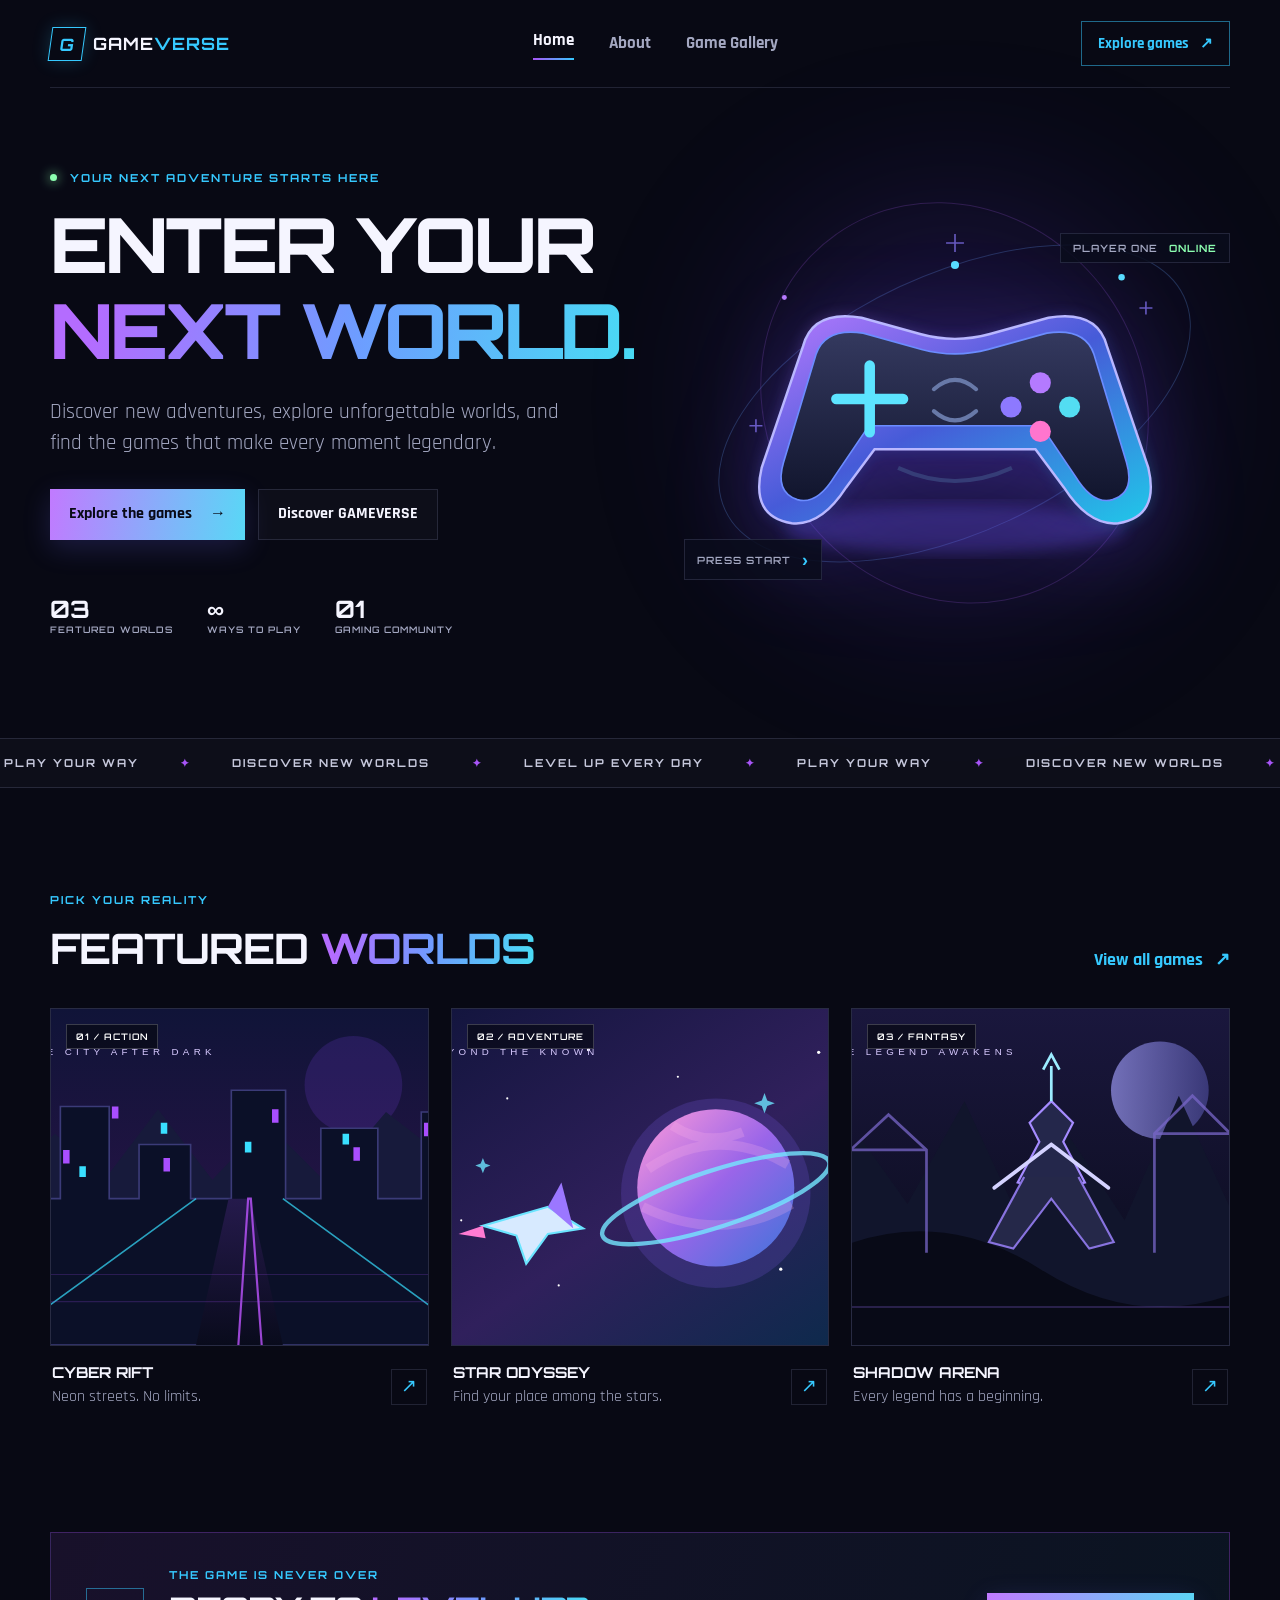
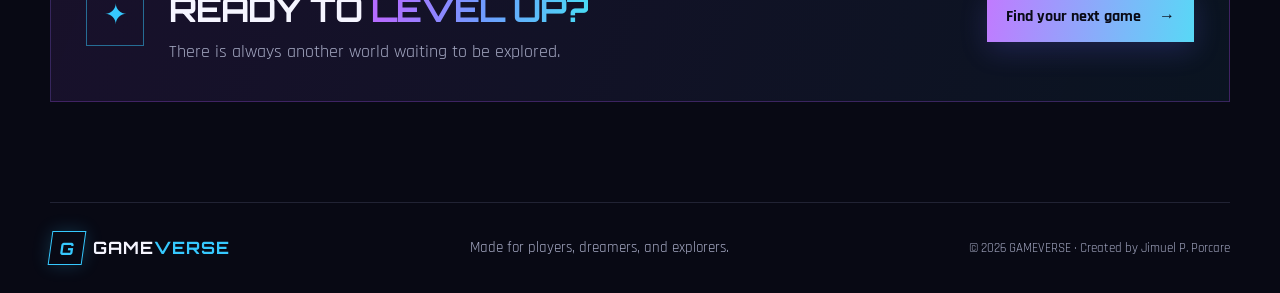
<file: JimuelGAMEVERSE/index.html>
<!DOCTYPE html>
<html lang="en">
<head>
  <meta charset="UTF-8">
  <meta name="viewport" content="width=device-width, initial-scale=1.0">
  <meta name="description" content="GAMEVERSE — discover games, explore worlds, and level up your play.">
  <title>GAMEVERSE | Enter Your Next World</title>
  <link rel="preconnect" href="https://fonts.googleapis.com">
  <link rel="preconnect" href="https://fonts.gstatic.com" crossorigin>
  <link href="https://fonts.googleapis.com/css2?family=Orbitron:wght@500;600;700;800&family=Rajdhani:wght@400;500;600;700&display=swap" rel="stylesheet">
  <link rel="stylesheet" href="css/style.css">
</head>
<body>
  <header class="site-header">
    <a class="brand" href="index.html" aria-label="GAMEVERSE home"><span class="brand-mark">G</span> GAME<span>VERSE</span></a>
    <nav class="main-nav" aria-label="Main navigation">
      <a class="active" href="index.html">Home</a>
      <a href="about.html">About</a>
      <a href="gallery.html">Game Gallery</a>
    </nav>
    <a class="nav-cta" href="gallery.html">Explore games <span aria-hidden="true">↗</span></a>
  </header>

  <main>
    <section class="hero section-wrap">
      <div class="hero-copy">
        <p class="eyebrow"><span class="status-dot"></span> YOUR NEXT ADVENTURE STARTS HERE</p>
        <h1>ENTER YOUR<br><span class="gradient-text">NEXT WORLD.</span></h1>
        <p class="hero-description">Discover new adventures, explore unforgettable worlds, and find the games that make every moment legendary.</p>
        <div class="hero-actions">
          <a class="button button-primary" href="gallery.html">Explore the games <span aria-hidden="true">→</span></a>
          <a class="button button-ghost" href="about.html">Discover GAMEVERSE</a>
        </div>
        <div class="hero-stats">
          <div><strong>03</strong><span>FEATURED WORLDS</span></div>
          <div><strong>∞</strong><span>WAYS TO PLAY</span></div>
          <div><strong>01</strong><span>GAMING COMMUNITY</span></div>
        </div>
      </div>
      <div class="hero-art">
        <div class="orbit orbit-one"></div><div class="orbit orbit-two"></div>
        <div class="hero-glow"></div>
        <img src="images/hero-controller.svg" alt="Neon gaming controller illustration">
        <span class="art-tag tag-top">PLAYER ONE <b>ONLINE</b></span>
        <span class="art-tag tag-bottom">PRESS START <b>›</b></span>
      </div>
    </section>

    <section class="ticker" aria-label="Gaming motto">
      <div class="ticker-track"><span>PLAY YOUR WAY</span><i>✦</i><span>DISCOVER NEW WORLDS</span><i>✦</i><span>LEVEL UP EVERY DAY</span><i>✦</i><span>PLAY YOUR WAY</span><i>✦</i><span>DISCOVER NEW WORLDS</span><i>✦</i></div>
    </section>

    <section class="section-wrap featured-section">
      <div class="section-heading">
        <div><p class="eyebrow">PICK YOUR REALITY</p><h2>FEATURED <span class="gradient-text">WORLDS</span></h2></div>
        <a class="text-link" href="gallery.html">View all games <span>↗</span></a>
      </div>
      <div class="game-grid">
        <article class="game-card">
          <a class="game-image image-cyber" href="gallery.html" aria-label="View Cyber Rift in the gallery"><img src="images/cyber-rift.svg" alt="Futuristic neon city for Cyber Rift"><span class="image-number">01 / ACTION</span></a>
          <div class="game-info"><div><h3>CYBER RIFT</h3><p>Neon streets. No limits.</p></div><span class="game-arrow">↗</span></div>
        </article>
        <article class="game-card">
          <a class="game-image image-odyssey" href="gallery.html" aria-label="View Star Odyssey in the gallery"><img src="images/star-odyssey.svg" alt="Colorful planet and spaceship for Star Odyssey"><span class="image-number">02 / ADVENTURE</span></a>
          <div class="game-info"><div><h3>STAR ODYSSEY</h3><p>Find your place among the stars.</p></div><span class="game-arrow">↗</span></div>
        </article>
        <article class="game-card">
          <a class="game-image image-arena" href="gallery.html" aria-label="View Shadow Arena in the gallery"><img src="images/shadow-arena.svg" alt="Mysterious warrior arena for Shadow Arena"><span class="image-number">03 / FANTASY</span></a>
          <div class="game-info"><div><h3>SHADOW ARENA</h3><p>Every legend has a beginning.</p></div><span class="game-arrow">↗</span></div>
        </article>
      </div>
    </section>

    <section class="join-panel section-wrap">
      <div class="join-symbol">✦</div>
      <div><p class="eyebrow">THE GAME IS NEVER OVER</p><h2>READY TO <span class="gradient-text">LEVEL UP?</span></h2><p>There is always another world waiting to be explored.</p></div>
      <a class="button button-primary" href="gallery.html">Find your next game <span>→</span></a>
    </section>
  </main>

  <footer class="site-footer"><a class="brand" href="index.html"><span class="brand-mark">G</span> GAME<span>VERSE</span></a><p>Made for players, dreamers, and explorers.</p><p class="copyright">© 2026 GAMEVERSE · Created by Jimuel P. Porcare</p></footer>
</body>
</html>
</file>
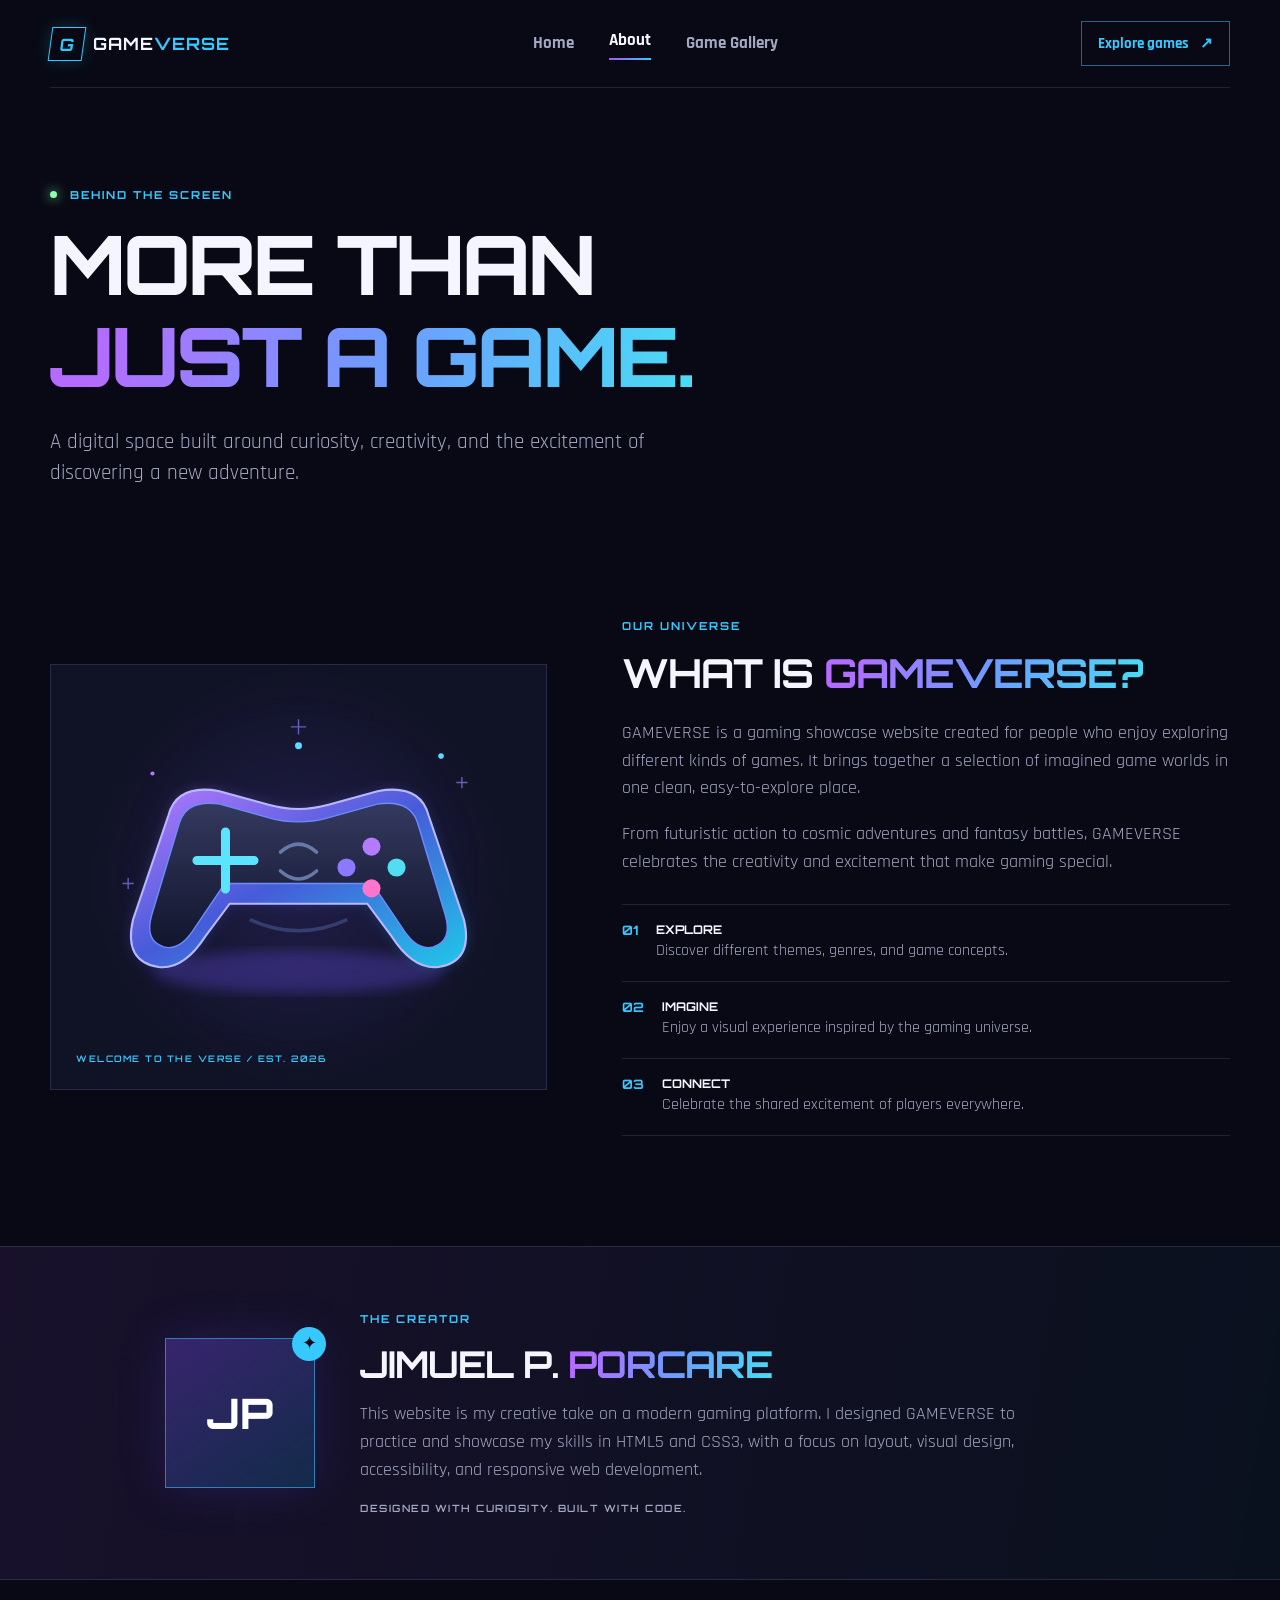
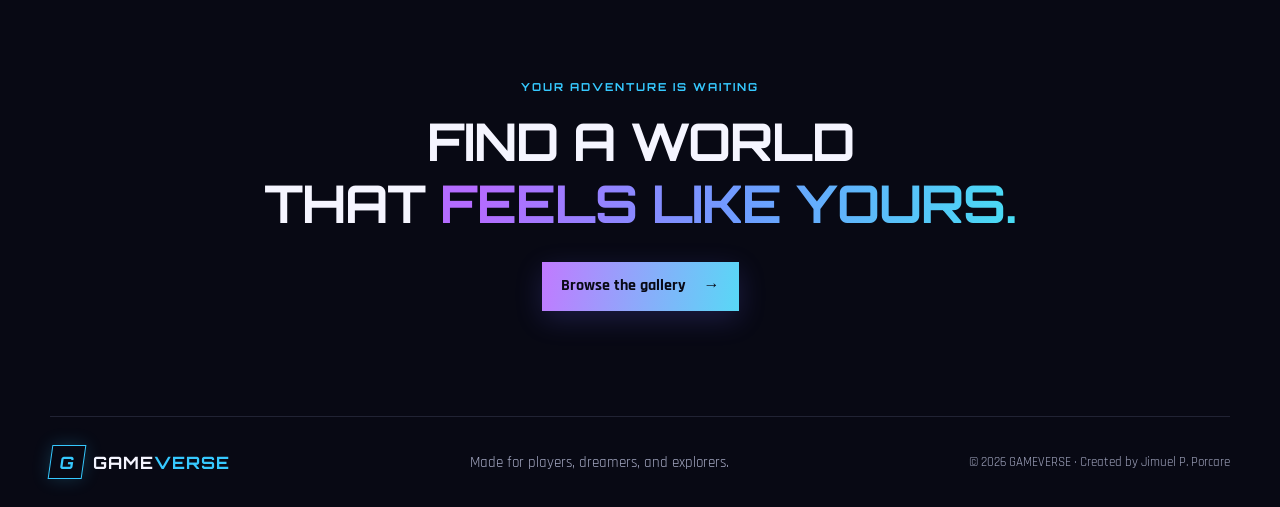
<file: JimuelGAMEVERSE/about.html>
<!DOCTYPE html>
<html lang="en">
<head>
  <meta charset="UTF-8">
  <meta name="viewport" content="width=device-width, initial-scale=1.0">
  <meta name="description" content="Learn about GAMEVERSE, a creative gaming discovery website by Jimuel P. Porcare.">
  <title>About | GAMEVERSE</title>
  <link rel="preconnect" href="https://fonts.googleapis.com">
  <link rel="preconnect" href="https://fonts.gstatic.com" crossorigin>
  <link href="https://fonts.googleapis.com/css2?family=Orbitron:wght@500;600;700;800&family=Rajdhani:wght@400;500;600;700&display=swap" rel="stylesheet">
  <link rel="stylesheet" href="css/style.css">
</head>
<body>
  <header class="site-header">
    <a class="brand" href="index.html"><span class="brand-mark">G</span> GAME<span>VERSE</span></a>
    <nav class="main-nav" aria-label="Main navigation"><a href="index.html">Home</a><a class="active" href="about.html">About</a><a href="gallery.html">Game Gallery</a></nav>
    <a class="nav-cta" href="gallery.html">Explore games <span>↗</span></a>
  </header>
  <main>
    <section class="page-hero section-wrap">
      <p class="eyebrow"><span class="status-dot"></span> BEHIND THE SCREEN</p>
      <h1>MORE THAN<br><span class="gradient-text">JUST A GAME.</span></h1>
      <p class="hero-description">A digital space built around curiosity, creativity, and the excitement of discovering a new adventure.</p>
    </section>

    <section class="about-layout section-wrap">
      <div class="about-visual"><img src="images/hero-controller.svg" alt="Illustrated neon gaming controller"><span class="visual-caption">WELCOME TO THE VERSE / EST. 2026</span></div>
      <div class="about-copy">
        <p class="eyebrow">OUR UNIVERSE</p>
        <h2>WHAT IS <span class="gradient-text">GAMEVERSE?</span></h2>
        <p>GAMEVERSE is a gaming showcase website created for people who enjoy exploring different kinds of games. It brings together a selection of imagined game worlds in one clean, easy-to-explore place.</p>
        <p>From futuristic action to cosmic adventures and fantasy battles, GAMEVERSE celebrates the creativity and excitement that make gaming special.</p>
        <div class="value-list">
          <div><span>01</span><div><h3>EXPLORE</h3><p>Discover different themes, genres, and game concepts.</p></div></div>
          <div><span>02</span><div><h3>IMAGINE</h3><p>Enjoy a visual experience inspired by the gaming universe.</p></div></div>
          <div><span>03</span><div><h3>CONNECT</h3><p>Celebrate the shared excitement of players everywhere.</p></div></div>
        </div>
      </div>
    </section>

    <section class="creator-section">
      <div class="section-wrap creator-inner">
        <div class="creator-avatar" aria-hidden="true"><span>JP</span><i>✦</i></div>
        <div class="creator-copy"><p class="eyebrow">THE CREATOR</p><h2>JIMUEL P. <span class="gradient-text">PORCARE</span></h2><p>This website is my creative take on a modern gaming platform. I designed GAMEVERSE to practice and showcase my skills in HTML5 and CSS3, with a focus on layout, visual design, accessibility, and responsive web development.</p><p class="creator-note">DESIGNED WITH CURIOSITY. BUILT WITH CODE.</p></div>
      </div>
    </section>
    <section class="section-wrap about-bottom"><p class="eyebrow">YOUR ADVENTURE IS WAITING</p><h2>FIND A WORLD<br>THAT <span class="gradient-text">FEELS LIKE YOURS.</span></h2><a class="button button-primary" href="gallery.html">Browse the gallery <span>→</span></a></section>
  </main>
  <footer class="site-footer"><a class="brand" href="index.html"><span class="brand-mark">G</span> GAME<span>VERSE</span></a><p>Made for players, dreamers, and explorers.</p><p class="copyright">© 2026 GAMEVERSE · Created by Jimuel P. Porcare</p></footer>
</body>
</html>
</file>
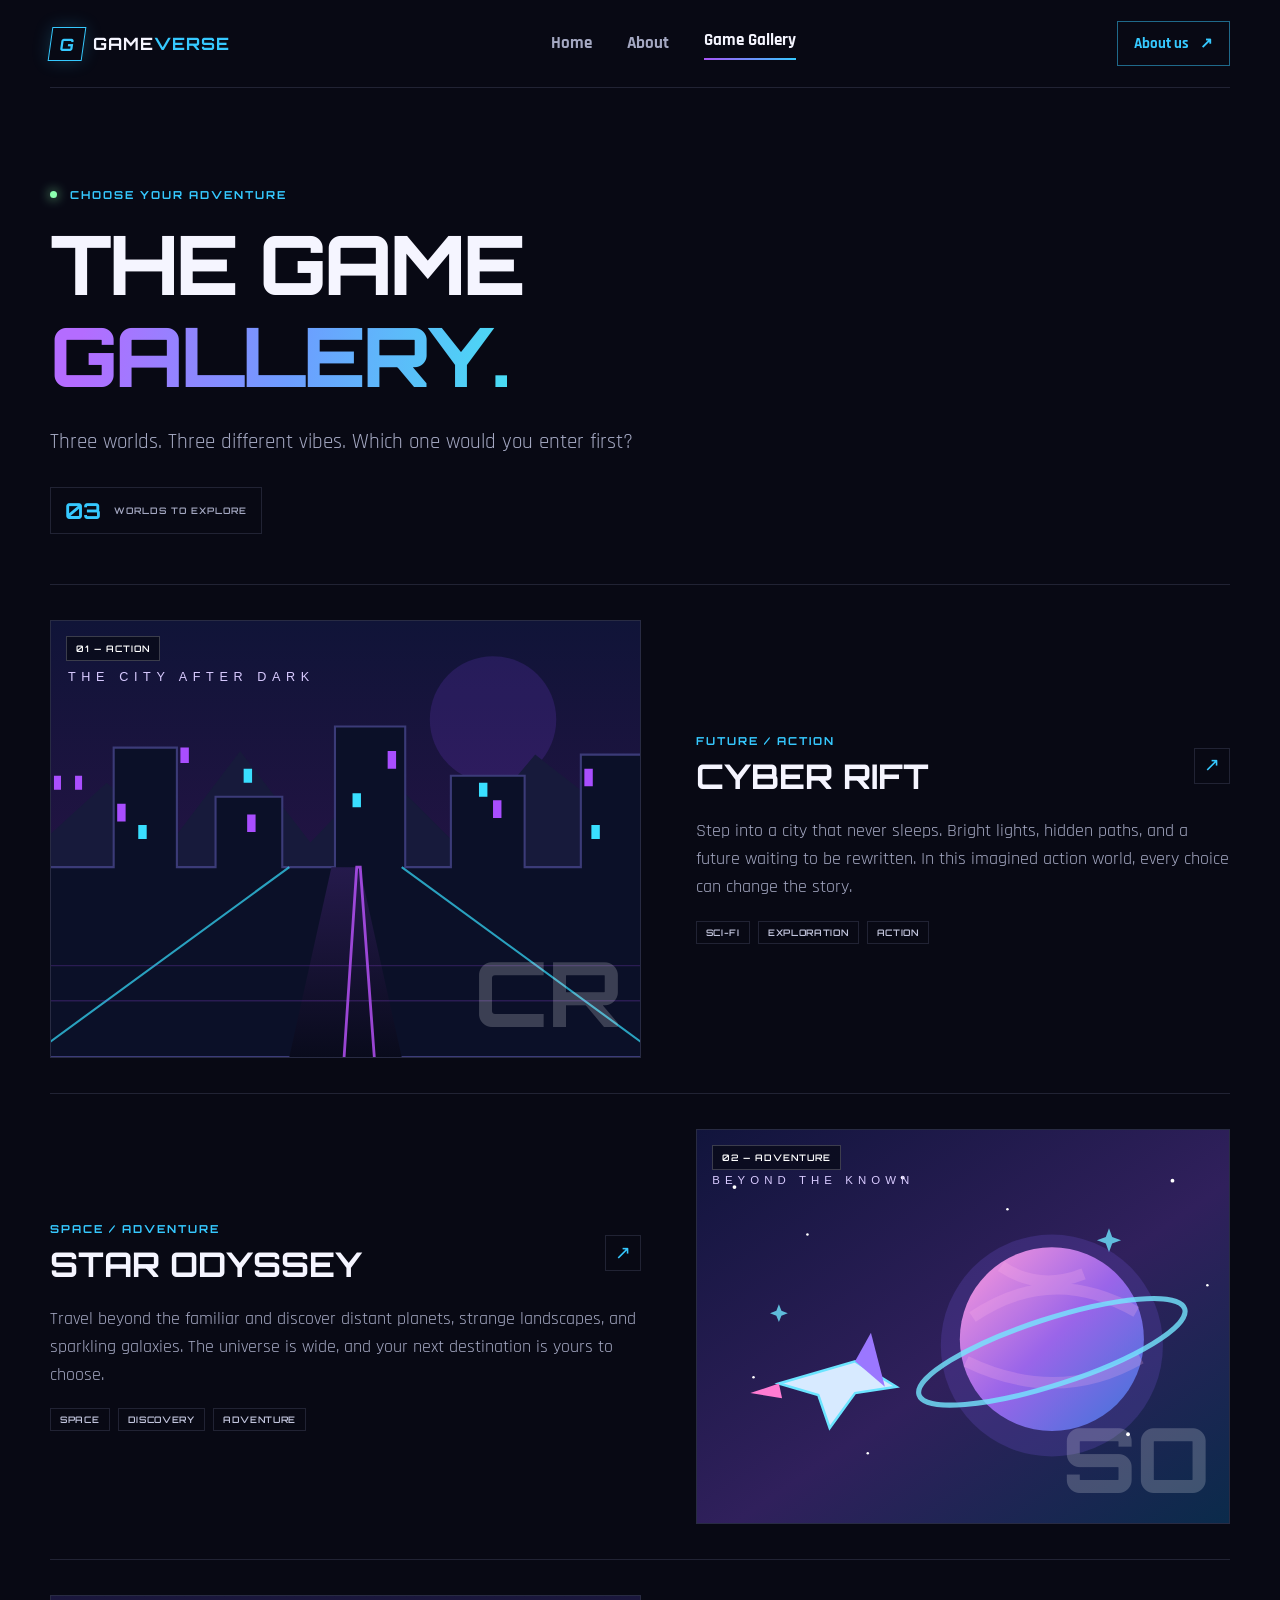
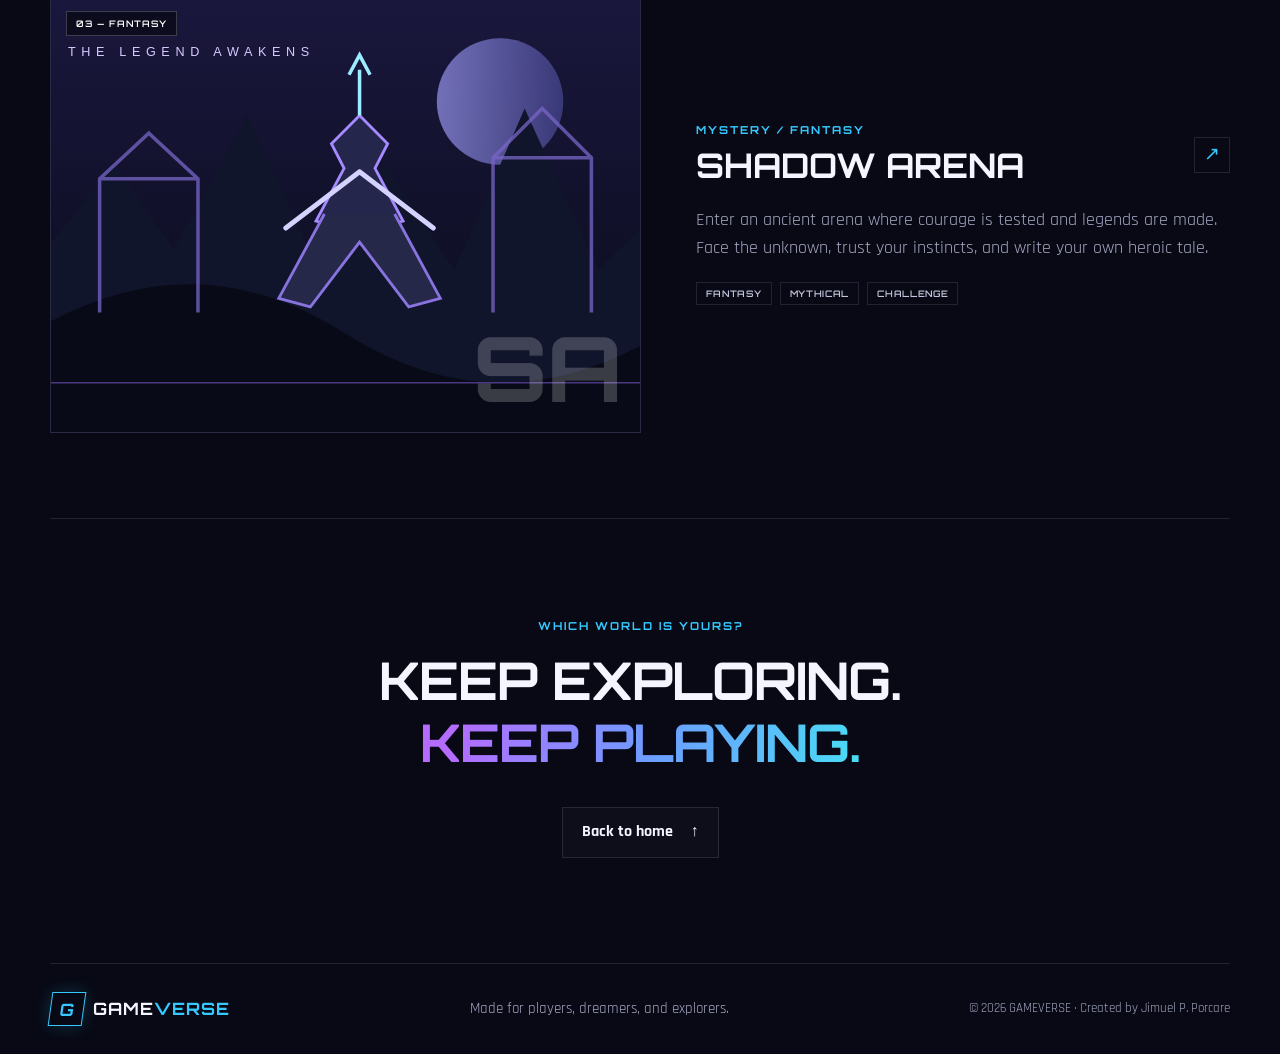
<file: JimuelGAMEVERSE/gallery.html>
<!DOCTYPE html>
<html lang="en">
<head>
  <meta charset="UTF-8">
  <meta name="viewport" content="width=device-width, initial-scale=1.0">
  <meta name="description" content="Explore the GAMEVERSE gallery of action, adventure, and fantasy game concepts.">
  <title>Game Gallery | GAMEVERSE</title>
  <link rel="preconnect" href="https://fonts.googleapis.com">
  <link rel="preconnect" href="https://fonts.gstatic.com" crossorigin>
  <link href="https://fonts.googleapis.com/css2?family=Orbitron:wght@500;600;700;800&family=Rajdhani:wght@400;500;600;700&display=swap" rel="stylesheet">
  <link rel="stylesheet" href="css/style.css">
</head>
<body>
  <header class="site-header">
    <a class="brand" href="index.html"><span class="brand-mark">G</span> GAME<span>VERSE</span></a>
    <nav class="main-nav" aria-label="Main navigation"><a href="index.html">Home</a><a href="about.html">About</a><a class="active" href="gallery.html">Game Gallery</a></nav>
    <a class="nav-cta" href="about.html">About us <span>↗</span></a>
  </header>
  <main>
    <section class="page-hero gallery-hero section-wrap">
      <p class="eyebrow"><span class="status-dot"></span> CHOOSE YOUR ADVENTURE</p>
      <h1>THE GAME<br><span class="gradient-text">GALLERY.</span></h1>
      <p class="hero-description">Three worlds. Three different vibes. Which one would you enter first?</p>
      <div class="gallery-count"><strong>03</strong><span>WORLDS TO EXPLORE</span></div>
    </section>
    <section class="section-wrap gallery-section">
      <article class="gallery-card">
        <div class="gallery-art"><img src="images/cyber-rift.svg" alt="Neon futuristic cityscape representing Cyber Rift"><span class="image-number">01 — ACTION</span><span class="art-stamp">CR</span></div>
        <div class="gallery-details"><div class="gallery-title-row"><div><p class="eyebrow">FUTURE / ACTION</p><h2>CYBER RIFT</h2></div><span class="game-arrow">↗</span></div><p>Step into a city that never sleeps. Bright lights, hidden paths, and a future waiting to be rewritten. In this imagined action world, every choice can change the story.</p><div class="tag-row"><span>SCI-FI</span><span>EXPLORATION</span><span>ACTION</span></div></div>
      </article>
      <article class="gallery-card reverse">
        <div class="gallery-art"><img src="images/star-odyssey.svg" alt="Colorful outer space scene representing Star Odyssey"><span class="image-number">02 — ADVENTURE</span><span class="art-stamp">SO</span></div>
        <div class="gallery-details"><div class="gallery-title-row"><div><p class="eyebrow">SPACE / ADVENTURE</p><h2>STAR ODYSSEY</h2></div><span class="game-arrow">↗</span></div><p>Travel beyond the familiar and discover distant planets, strange landscapes, and sparkling galaxies. The universe is wide, and your next destination is yours to choose.</p><div class="tag-row"><span>SPACE</span><span>DISCOVERY</span><span>ADVENTURE</span></div></div>
      </article>
      <article class="gallery-card">
        <div class="gallery-art"><img src="images/shadow-arena.svg" alt="Fantasy warrior scene representing Shadow Arena"><span class="image-number">03 — FANTASY</span><span class="art-stamp">SA</span></div>
        <div class="gallery-details"><div class="gallery-title-row"><div><p class="eyebrow">MYSTERY / FANTASY</p><h2>SHADOW ARENA</h2></div><span class="game-arrow">↗</span></div><p>Enter an ancient arena where courage is tested and legends are made. Face the unknown, trust your instincts, and write your own heroic tale.</p><div class="tag-row"><span>FANTASY</span><span>MYTHICAL</span><span>CHALLENGE</span></div></div>
      </article>
    </section>
    <section class="section-wrap gallery-end"><p class="eyebrow">WHICH WORLD IS YOURS?</p><h2>KEEP EXPLORING.<br><span class="gradient-text">KEEP PLAYING.</span></h2><a class="button button-ghost" href="index.html">Back to home <span>↑</span></a></section>
  </main>
  <footer class="site-footer"><a class="brand" href="index.html"><span class="brand-mark">G</span> GAME<span>VERSE</span></a><p>Made for players, dreamers, and explorers.</p><p class="copyright">© 2026 GAMEVERSE · Created by Jimuel P. Porcare</p></footer>
</body>
</html>
</file>
<file: JimuelGAMEVERSE/css/style.css>
/* GAMEVERSE — original HTML5 + CSS3 gaming showcase
   No JavaScript is used in this project. */

:root {
  --bg: #080914;
  --panel: #101225;
  --panel-light: #171a31;
  --text: #f5f5ff;
  --muted: #a4a8c2;
  --purple: #a855f7;
  --blue: #36c9ff;
  --line: rgba(166, 172, 220, .16);
  --display: "Orbitron", "Arial Black", sans-serif;
  --body: "Rajdhani", Arial, sans-serif;
}
* { box-sizing: border-box; }
html { scroll-behavior: smooth; }
body { margin: 0; background: var(--bg); color: var(--text); font-family: var(--body); font-size: 18px; line-height: 1.55; overflow-x: hidden; }
body::before { content: ""; position: fixed; inset: 0; z-index: -1; pointer-events: none; opacity: .25; background-image: radial-gradient(rgba(160,170,255,.23) .7px, transparent .7px); background-size: 26px 26px; }
a { color: inherit; text-decoration: none; }
img { display: block; max-width: 100%; }
.site-header { width: min(1180px, calc(100% - 48px)); margin: auto; min-height: 88px; display: flex; align-items: center; justify-content: space-between; gap: 28px; border-bottom: 1px solid var(--line); }
.brand { display: inline-flex; align-items: center; gap: 9px; font: 700 17px var(--display); letter-spacing: 1px; white-space: nowrap; }
.brand > span:last-child { color: var(--blue); margin-left: -9px; }
.brand-mark { display: grid; place-items: center; width: 34px; height: 34px; border: 1px solid var(--blue); color: var(--blue); transform: skew(-8deg); box-shadow: 0 0 18px rgba(54,201,255,.2); }
.main-nav { display: flex; align-items: center; gap: 35px; }
.main-nav a { color: var(--muted); font-size: 17px; font-weight: 700; transition: color .2s ease; }
.main-nav a:hover, .main-nav a.active { color: var(--text); }
.main-nav a.active::after { content: ""; display: block; height: 2px; margin-top: 5px; background: linear-gradient(90deg,var(--purple),var(--blue)); }
.nav-cta { padding: 10px 16px; border: 1px solid rgba(54,201,255,.5); color: var(--blue); font-weight: 700; font-size: 15px; transition: .2s ease; }
.nav-cta:hover { background: rgba(54,201,255,.1); box-shadow: 0 0 20px rgba(54,201,255,.15); }
.nav-cta span { margin-left: 8px; }
.section-wrap { width: min(1180px, calc(100% - 48px)); margin-inline: auto; }
.hero { min-height: 650px; display: grid; grid-template-columns: 1.05fr .95fr; align-items: center; gap: 20px; padding-top: 45px; padding-bottom: 65px; }
.eyebrow { margin: 0 0 16px; color: var(--blue); font: 700 11px var(--display); letter-spacing: 2px; }
.status-dot { display: inline-block; width: 7px; height: 7px; margin-right: 8px; border-radius: 50%; background: #8cffb0; box-shadow: 0 0 12px #8cffb0; vertical-align: 1px; }
h1, h2, h3, p { margin-top: 0; }
h1 { margin-bottom: 24px; font: 800 clamp(42px, 6.2vw, 76px)/1.12 var(--display); letter-spacing: -3px; }
.gradient-text { color: transparent; background: linear-gradient(100deg, #b46cff 8%, #6d9dff 53%, #48ddf4 100%); background-clip: text; -webkit-background-clip: text; }
.hero-description { max-width: 530px; margin-bottom: 30px; color: var(--muted); font-size: 21px; line-height: 1.5; }
.hero-actions { display: flex; flex-wrap: wrap; gap: 13px; }
.button { display: inline-flex; align-items: center; justify-content: center; gap: 18px; min-height: 48px; padding: 12px 19px; font-weight: 700; font-size: 16px; transition: transform .2s ease, box-shadow .2s ease, background .2s ease; }
.button:hover { transform: translateY(-3px); }
.button-primary { color: #090a16; background: linear-gradient(100deg,#c17aff,#58d8f6); box-shadow: 0 8px 28px rgba(111,104,255,.2); }
.button-primary:hover { box-shadow: 0 10px 35px rgba(111,104,255,.38); }
.button-ghost { border: 1px solid var(--line); color: var(--text); background: rgba(255,255,255,.025); }
.button-ghost:hover { border-color: var(--blue); }
.hero-stats { display: flex; gap: 34px; margin-top: 54px; }
.hero-stats div { display: flex; flex-direction: column; }
.hero-stats strong { font: 700 24px var(--display); color: var(--text); }
.hero-stats span { color: var(--muted); font: 600 9px var(--display); letter-spacing: 1px; }
.hero-art { position: relative; min-height: 470px; display: grid; place-items: center; isolation: isolate; }
.hero-art img { width: min(100%, 520px); position: relative; z-index: 2; filter: drop-shadow(0 25px 45px rgba(105,76,255,.3)); animation: float 6s ease-in-out infinite; }
.hero-glow { position: absolute; width: 65%; aspect-ratio: 1; border-radius: 50%; background: #5c36d8; filter: blur(100px); opacity: .27; }
.orbit { position: absolute; border: 1px solid rgba(104,173,255,.25); border-radius: 50%; transform: rotate(-25deg); }
.orbit-one { width: 92%; height: 55%; }
.orbit-two { width: 75%; height: 80%; transform: rotate(55deg); border-color: rgba(184,99,255,.2); }
.art-tag { position: absolute; z-index: 3; padding: 8px 12px; border: 1px solid var(--line); background: rgba(10,12,29,.85); color: var(--muted); font: 600 10px var(--display); letter-spacing: 1px; }
.art-tag b { color: #8cffb0; margin-left: 7px; }
.tag-top { top: 65px; right: 0; }
.tag-bottom { bottom: 58px; left: 5px; }
.tag-bottom b { color: var(--blue); font-size: 18px; vertical-align: -2px; }
@keyframes float { 0%,100% { transform: translateY(0) rotate(-2deg); } 50% { transform: translateY(-13px) rotate(1deg); } }
.ticker { overflow: hidden; padding: 17px 0; border-block: 1px solid var(--line); background: rgba(255,255,255,.025); }
.ticker-track { display: flex; align-items: center; justify-content: space-around; gap: 34px; min-width: 760px; color: #c6c8dc; font: 700 11px var(--display); letter-spacing: 2px; }
.ticker i { color: var(--purple); font-style: normal; }
.featured-section { padding-top: 105px; padding-bottom: 105px; }
.section-heading { display: flex; align-items: end; justify-content: space-between; gap: 20px; margin-bottom: 35px; }
.section-heading h2, .join-panel h2, .about-copy h2, .creator-copy h2, .about-bottom h2, .gallery-end h2 { margin: 0; font: 700 clamp(26px,4vw,42px)/1.2 var(--display); letter-spacing: -1px; }
.text-link { color: var(--blue); font-weight: 700; }
.text-link span { margin-left: 8px; }
.game-grid { display: grid; grid-template-columns: repeat(3,1fr); gap: 22px; }
.game-card { min-width: 0; }
.game-image { display: block; position: relative; overflow: hidden; aspect-ratio: 1.12; background: var(--panel); border: 1px solid var(--line); }
.game-image img { width: 100%; height: 100%; object-fit: cover; transition: transform .5s ease; }
.game-image:hover img { transform: scale(1.06); }
.image-number { position: absolute; top: 15px; left: 15px; padding: 6px 9px; color: #fff; background: rgba(8,9,20,.72); border: 1px solid rgba(255,255,255,.2); font: 600 9px var(--display); letter-spacing: 1px; }
.game-info { display: flex; align-items: center; justify-content: space-between; padding: 17px 2px; }
.game-info h3 { margin: 0 0 3px; font: 700 15px var(--display); }
.game-info p { margin: 0; color: var(--muted); font-size: 16px; }
.game-arrow { display: grid; place-items: center; flex: 0 0 36px; width: 36px; height: 36px; border: 1px solid var(--line); color: var(--blue); font-size: 19px; }
.join-panel { display: flex; align-items: center; gap: 25px; margin-bottom: 100px; padding: 35px; border: 1px solid rgba(168,85,247,.28); background: linear-gradient(110deg,rgba(168,85,247,.1),rgba(54,201,255,.06)); }
.join-symbol { display: grid; place-items: center; flex: 0 0 58px; width: 58px; height: 58px; border: 1px solid rgba(54,201,255,.5); color: var(--blue); font-size: 28px; }
.join-panel > div:nth-child(2) { flex: 1; }
.join-panel .eyebrow { margin-bottom: 7px; }
.join-panel h2 { font-size: clamp(23px,3vw,34px); }
.join-panel p:last-child { margin: 8px 0 0; color: var(--muted); }
.site-footer { display: flex; align-items: center; justify-content: space-between; flex-wrap: wrap; gap: 16px 25px; width: min(1180px,calc(100% - 48px)); margin: auto; padding: 28px 0; border-top: 1px solid var(--line); }
.site-footer p { margin: 0; color: var(--muted); font-size: 15px; }
.site-footer .copyright { font-size: 13px; }
.page-hero { position: relative; padding-top: 100px; padding-bottom: 75px; }
.page-hero h1 { font-size: clamp(46px,7vw,82px); }
.page-hero .hero-description { max-width: 610px; }
.about-layout { display: grid; grid-template-columns: .9fr 1.1fr; gap: 75px; align-items: center; padding-top: 25px; padding-bottom: 110px; }
.about-visual { position: relative; padding: 25px; border: 1px solid var(--line); background: radial-gradient(circle at center,rgba(100,76,220,.2),transparent 65%),var(--panel); }
.about-visual img { width: 100%; }
.visual-caption { display: block; padding-top: 15px; color: var(--blue); font: 600 9px var(--display); letter-spacing: 1.5px; }
.about-copy > p:not(.eyebrow) { color: var(--muted); }
.about-copy h2 { margin-bottom: 22px; font-size: clamp(27px,3.6vw,40px); }
.value-list { margin-top: 28px; border-top: 1px solid var(--line); }
.value-list > div { display: flex; gap: 18px; padding: 17px 0; border-bottom: 1px solid var(--line); }
.value-list > div > span { color: var(--blue); font: 700 13px var(--display); }
.value-list h3 { margin: 0 0 2px; font: 700 12px var(--display); }
.value-list p { margin: 0; color: var(--muted); font-size: 16px; }
.creator-section { padding: 65px 0; background: linear-gradient(100deg,rgba(168,85,247,.1),rgba(54,201,255,.045)); border-block: 1px solid var(--line); }
.creator-inner { display: flex; align-items: center; gap: 45px; max-width: 950px; }
.creator-avatar { position: relative; display: grid; place-items: center; flex: 0 0 150px; width: 150px; height: 150px; border: 1px solid rgba(54,201,255,.55); background: linear-gradient(145deg,#38246e,#122b49); box-shadow: 0 0 45px rgba(100,90,255,.17); }
.creator-avatar span { font: 800 42px var(--display); color: #fff; }
.creator-avatar i { position: absolute; right: -12px; top: -12px; display: grid; place-items: center; width: 34px; height: 34px; border-radius: 50%; background: var(--blue); color: #080914; font-style: normal; }
.creator-copy h2 { margin-bottom: 14px; font-size: clamp(24px,3.5vw,37px); }
.creator-copy > p:not(.eyebrow) { max-width: 680px; color: var(--muted); }
.creator-copy .creator-note { margin: 18px 0 0; color: var(--blue); font: 600 10px var(--display); letter-spacing: 1.5px; }
.about-bottom, .gallery-end { padding-top: 100px; padding-bottom: 105px; text-align: center; }
.about-bottom h2, .gallery-end h2 { margin-bottom: 28px; font-size: clamp(30px,5vw,52px); }
.gallery-hero { padding-bottom: 50px; }
.gallery-count { display: inline-flex; align-items: center; gap: 13px; padding: 9px 14px; border: 1px solid var(--line); }
.gallery-count strong { color: var(--blue); font: 700 22px var(--display); }
.gallery-count span { color: var(--muted); font: 600 9px var(--display); letter-spacing: 1px; }
.gallery-section { padding-bottom: 50px; }
.gallery-card { display: grid; grid-template-columns: 1.05fr .95fr; align-items: center; gap: 55px; padding: 35px 0; border-top: 1px solid var(--line); }
.gallery-card.reverse .gallery-art { order: 2; }
.gallery-art { position: relative; overflow: hidden; aspect-ratio: 1.35; border: 1px solid var(--line); background: var(--panel); }
.gallery-art img { width: 100%; height: 100%; object-fit: cover; transition: transform .5s ease; }
.gallery-card:hover .gallery-art img { transform: scale(1.04); }
.art-stamp { position: absolute; right: 18px; bottom: 8px; color: rgba(255,255,255,.2); font: 800 clamp(45px,8vw,90px) var(--display); }
.gallery-details { padding: 15px 0; }
.gallery-title-row { display: flex; align-items: center; justify-content: space-between; gap: 15px; }
.gallery-title-row .eyebrow { margin-bottom: 7px; }
.gallery-title-row h2 { margin: 0; font: 700 clamp(24px,3vw,34px) var(--display); }
.gallery-details > p { margin: 20px 0; color: var(--muted); font-size: 18px; }
.tag-row { display: flex; flex-wrap: wrap; gap: 8px; }
.tag-row span { padding: 5px 9px; border: 1px solid var(--line); color: #c2c5dd; font: 600 9px var(--display); letter-spacing: .7px; }
.gallery-end { border-top: 1px solid var(--line); }
.gallery-end .button { margin-top: 5px; }

@media (max-width: 850px) {
  .site-header { min-height: 75px; flex-wrap: wrap; gap: 12px; padding: 15px 0; }
  .main-nav { order: 3; width: 100%; justify-content: center; gap: 28px; }
  .nav-cta { margin-left: auto; }
  .hero { min-height: auto; grid-template-columns: 1fr; padding-top: 75px; }
  .hero-copy { position: relative; z-index: 2; }
  .hero-art { min-height: 380px; margin-top: -5px; }
  .hero-art img { max-width: 450px; }
  .tag-top { right: 8%; }
  .tag-bottom { left: 8%; }
  .about-layout { grid-template-columns: 1fr; gap: 45px; }
  .about-visual { max-width: 560px; margin: auto; }
  .gallery-card { gap: 30px; }
}
@media (max-width: 620px) {
  body { font-size: 17px; }
  .section-wrap, .site-header, .site-footer { width: min(100% - 32px,1180px); }
  .site-header { justify-content: space-between; }
  .brand { font-size: 14px; }
  .brand-mark { width: 30px; height: 30px; }
  .nav-cta { padding: 8px 10px; font-size: 13px; }
  .main-nav { gap: 22px; }
  .main-nav a { font-size: 15px; }
  .hero { padding-top: 58px; padding-bottom: 35px; }
  h1 { letter-spacing: -2px; }
  .hero-description { font-size: 19px; }
  .hero-stats { gap: 20px; margin-top: 38px; }
  .hero-stats strong { font-size: 20px; }
  .hero-stats span { font-size: 8px; }
  .hero-art { min-height: 290px; }
  .art-tag { font-size: 8px; }
  .featured-section { padding-top: 70px; padding-bottom: 65px; }
  .section-heading { align-items: start; flex-direction: column; }
  .game-grid { grid-template-columns: 1fr; gap: 12px; }
  .game-image { aspect-ratio: 1.5; }
  .join-panel { align-items: flex-start; flex-direction: column; gap: 17px; margin-bottom: 65px; padding: 25px; }
  .site-footer { align-items: flex-start; flex-direction: column; }
  .page-hero { padding-top: 70px; padding-bottom: 45px; }
  .about-layout { padding-bottom: 70px; }
  .creator-inner { align-items: flex-start; flex-direction: column; gap: 25px; }
  .creator-avatar { flex-basis: 115px; width: 115px; height: 115px; }
  .creator-avatar span { font-size: 34px; }
  .about-bottom, .gallery-end { padding-top: 70px; padding-bottom: 75px; }
  .gallery-card { grid-template-columns: 1fr; gap: 17px; padding: 28px 0; }
  .gallery-card.reverse .gallery-art { order: 0; }
  .gallery-art { aspect-ratio: 1.35; }
}
@media (prefers-reduced-motion: reduce) {
  *, *::before, *::after { scroll-behavior: auto !important; animation-duration: .01ms !important; animation-iteration-count: 1 !important; transition-duration: .01ms !important; }
}
</file>
